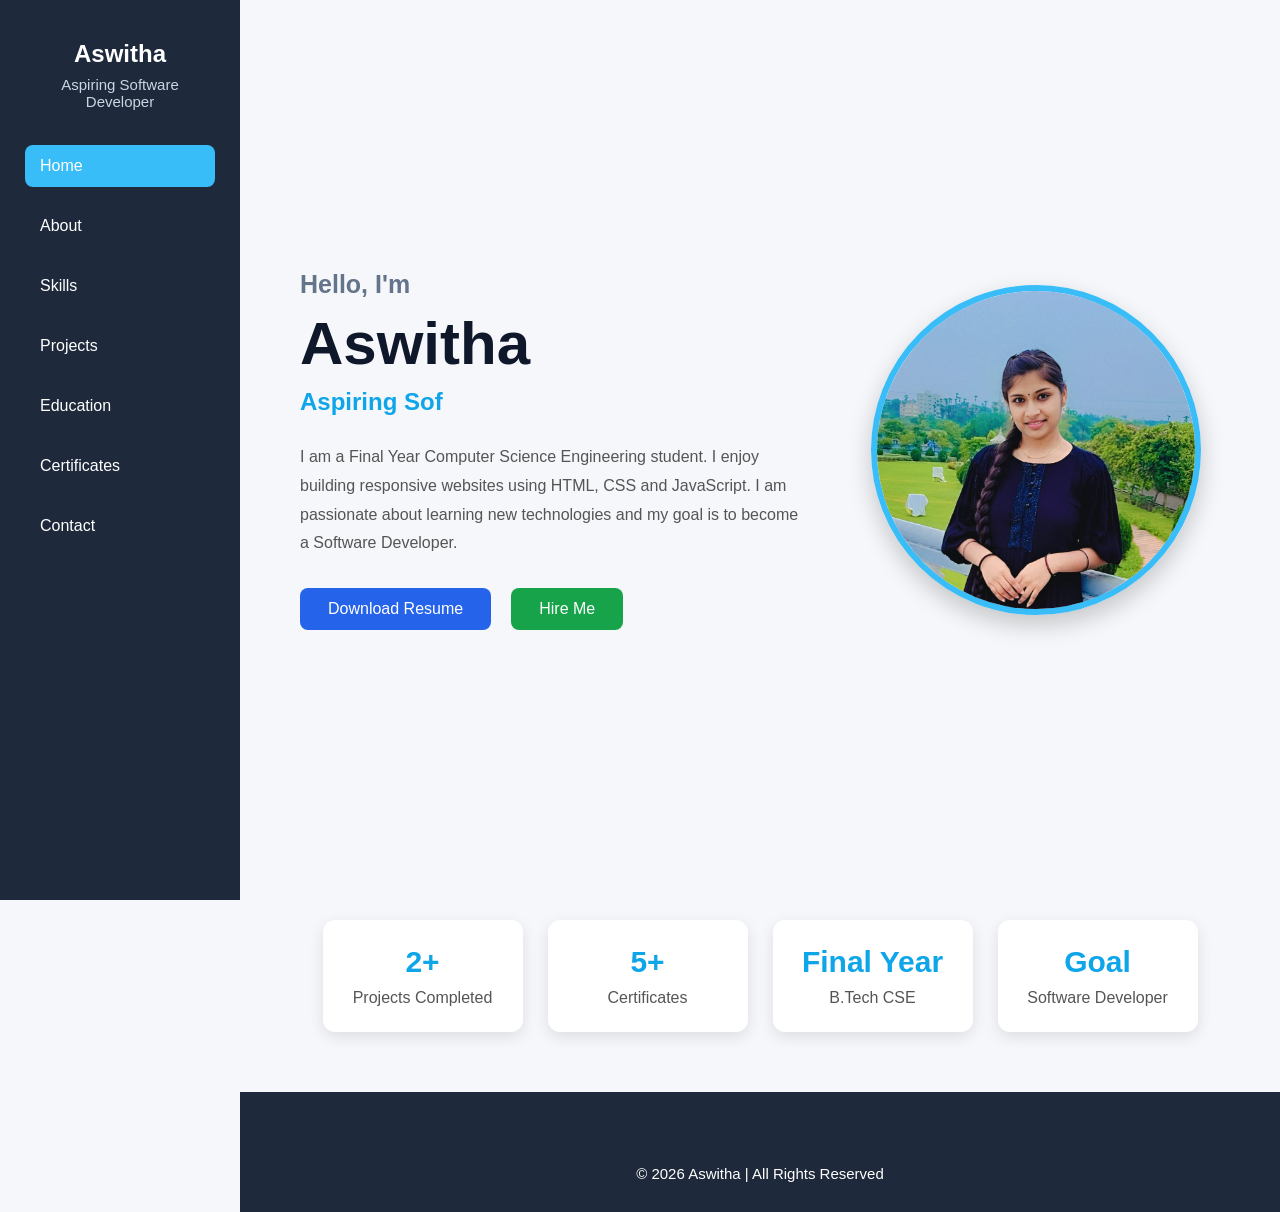
<file: index.html>
<!DOCTYPE html>
<html lang="en">

<head>

    <meta charset="UTF-8">
    <meta name="viewport" content="width=device-width, initial-scale=1.0">

    <title>Aswitha | Portfolio</title>

    <link rel="stylesheet" href="index.css">

</head>

<body>

    <!-- ================= Sidebar Starts ================= -->

    <div class="sidebar">

        <div class="profile">

            <h2>Aswitha</h2>

            <p>Aspiring Software Developer</p>

        </div>

        <ul>

            <li>
                <a href="index.html" class="active">
                    <i class="fa-solid fa-house"></i> Home
                </a>
            </li>

            <li>
                <a href="about.html">
                    <i class="fa-solid fa-user"></i> About
                </a>
            </li>

            <li>
                <a href="skills.html">
                    <i class="fa-solid fa-code"></i> Skills
                </a>
            </li>

            <li>
                <a href="projects.html">
                    <i class="fa-solid fa-folder-open"></i> Projects
                </a>
            </li>

            <li>
                <a href="education.html">
                    <i class="fa-solid fa-graduation-cap"></i> Education
                </a>
            </li>

            <li>
                <a href="certificates.html">
                    <i class="fa-solid fa-award"></i> Certificates
                </a>
            </li>

            <li>
                <a href="contact.html">
                    <i class="fa-solid fa-phone"></i> Contact
                </a>
            </li>

        </ul>

    </div>

    <!-- ================= Sidebar Ends ================= -->


    <!-- ================= Hero Section Starts ================= -->

    <section class="hero">

        <div class="hero-text">

            <h3>Hello, I'm</h3>

            <h1>Aswitha</h1>

            <h2 id="typing"></h2>

            <p>

                I am a Final Year Computer Science Engineering student.

                I enjoy building responsive websites using HTML, CSS and
                JavaScript.

                I am passionate about learning new technologies and my goal
                is to become a Software Developer.

            </p>

            <div class="buttons">

                <a href="Resume.pdf.pdf" class="btn resume-btn">
                    Download Resume
                </a>

                <a href="contact.html" class="btn hire-btn">
                    Hire Me
                </a>

            </div>

        </div>

        <div class="hero-image">

            <img src="profile.jpg.jpeg" alt="Aswitha">

        </div>

    </section>

    <!-- ================= Hero Section Ends ================= -->


    <!-- ================= Cards Section Starts ================= -->

    <section class="cards">

        <div class="card">

            <h2>2+</h2>

            <p>Projects Completed</p>

        </div>

        <div class="card">

            <h2>5+</h2>

            <p>Certificates</p>

        </div>

        <div class="card">

            <h2>Final Year</h2>

            <p>B.Tech CSE</p>

        </div>

        <div class="card">

            <h2>Goal</h2>

            <p>Software Developer</p>

        </div>

    </section>
<!-- ================= Footer Starts ================= -->

    <footer>

        <div class="social-icons">

            <a href="#" title="GitHub">
                <i class="fa-brands fa-github"></i>
            </a>

            <a href="#" title="LinkedIn">
                <i class="fa-brands fa-linkedin"></i>
            </a>

            <a href="#" title="Instagram">
                <i class="fa-brands fa-instagram"></i>
            </a>

            <a href="#" title="Email">
                <i class="fa-solid fa-envelope"></i>
            </a>

        </div>

        <p>
            © 2026 Aswitha | All Rights Reserved
        </p>

    </footer>

    <!-- ================= Footer Ends ================= -->


    <!-- JavaScript -->
    <script src="script.js"></script>

</body>
</html>
</file>
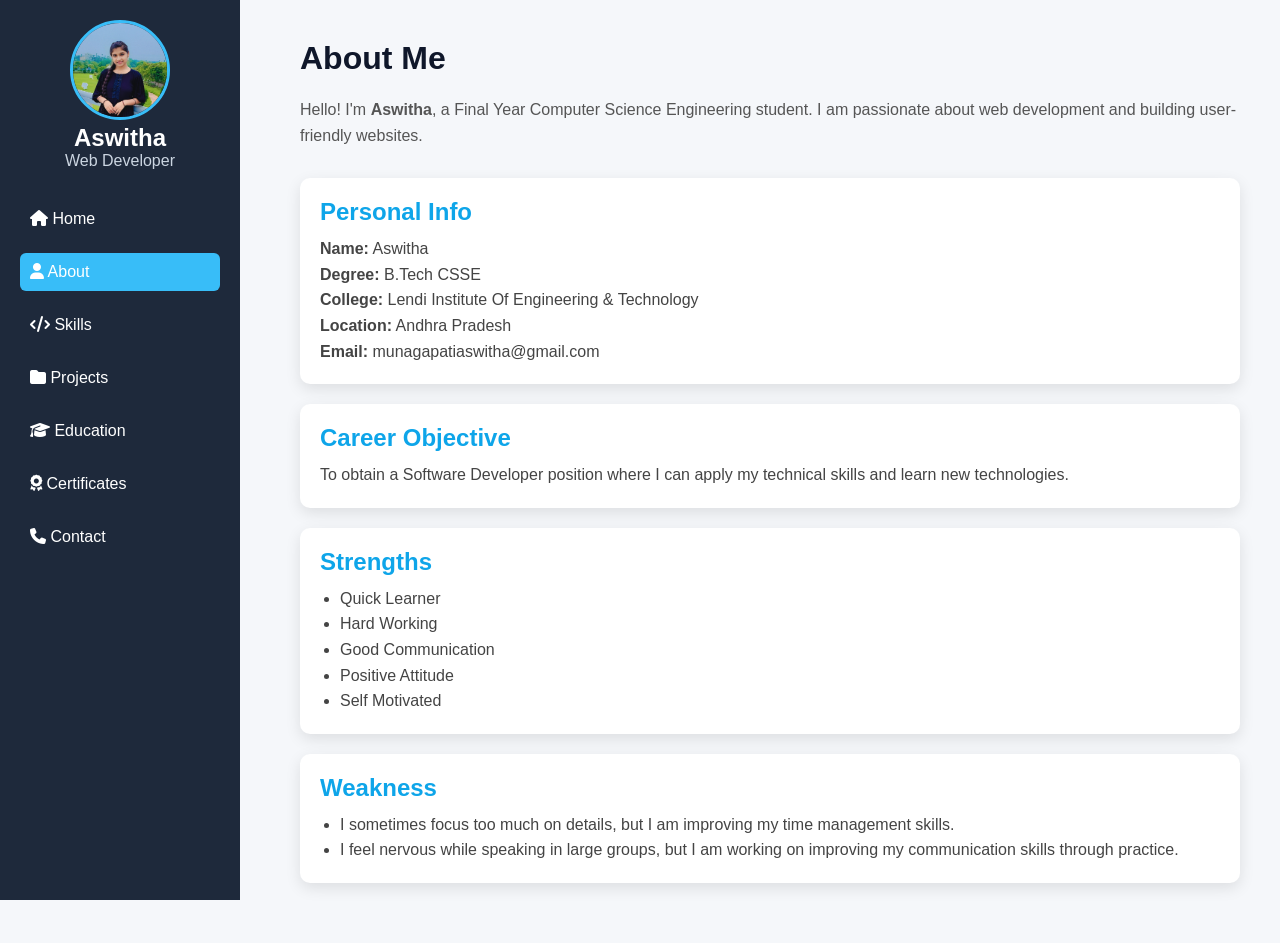
<file: about.html>
<!DOCTYPE html>
<html lang="en">

<head>
    <meta charset="UTF-8">
    <meta name="viewport" content="width=device-width, initial-scale=1.0">
    <title>About | Aswitha</title>

    <link rel="stylesheet" href="about.css">

    <!-- Icons -->
    <link rel="stylesheet"
        href="https://cdnjs.cloudflare.com/ajax/libs/font-awesome/6.5.2/css/all.min.css">
</head>

<body>

    <!-- Sidebar -->
    <div class="sidebar">

        <div class="profile">
            <img src="profile.jpg.jpeg" alt="Profile">
            <h2>Aswitha</h2>
            <p>Web Developer</p>
        </div>

        <ul>
            <li><a href="index.html"><i class="fa-solid fa-house"></i> Home</a></li>
            <li><a href="about.html" class="active"><i class="fa-solid fa-user"></i> About</a></li>
            <li><a href="skills.html"><i class="fa-solid fa-code"></i> Skills</a></li>
            <li><a href="projects.html"><i class="fa-solid fa-folder"></i> Projects</a></li>
            <li><a href="education.html"><i class="fa-solid fa-graduation-cap"></i> Education</a></li>
            <li><a href="certificates.html"><i class="fa-solid fa-award"></i> Certificates</a></li>
            <li><a href="contact.html"><i class="fa-solid fa-phone"></i> Contact</a></li>
        </ul>

    </div>

    <!-- Main Content -->
    <div class="main">

        <h1>About Me</h1>

        <p class="intro">
            Hello! I'm <b>Aswitha</b>, a Final Year Computer Science Engineering student.
            I am passionate about web development and building user-friendly websites.
        </p>

        <div class="card">

            <h2>Personal Info</h2>

            <p><b>Name:</b> Aswitha</p>
            <p><b>Degree:</b> B.Tech CSSE</p>
            <p><b>College:</b> Lendi Institute Of Engineering & Technology</p>
            <p><b>Location:</b> Andhra Pradesh</p>
            <p><b>Email:</b> munagapatiaswitha@gmail.com</p>

        </div>

        <div class="card">

            <h2>Career Objective</h2>

            <p>
                To obtain a Software Developer position where I can apply my
                technical skills and learn new technologies.
            </p>

        </div>

        <div class="card">

            <h2>Strengths</h2>

            <ul>
                <li>Quick Learner</li>
                <li>Hard Working</li>
                <li>Good Communication</li>
                <li>Positive Attitude</li>
                <li>Self Motivated</li>

            </ul>

        </div>

        <div class="card">

            <h2>Weakness</h2>

            <ul>
                <li>I sometimes focus too much on details, but I am improving my time management skills.</li>
                <li>I feel nervous while speaking in large groups, but I am working on improving my communication skills through practice.</li>
            </ul>

        </div>

    </div>

</body>
</html>
</file>
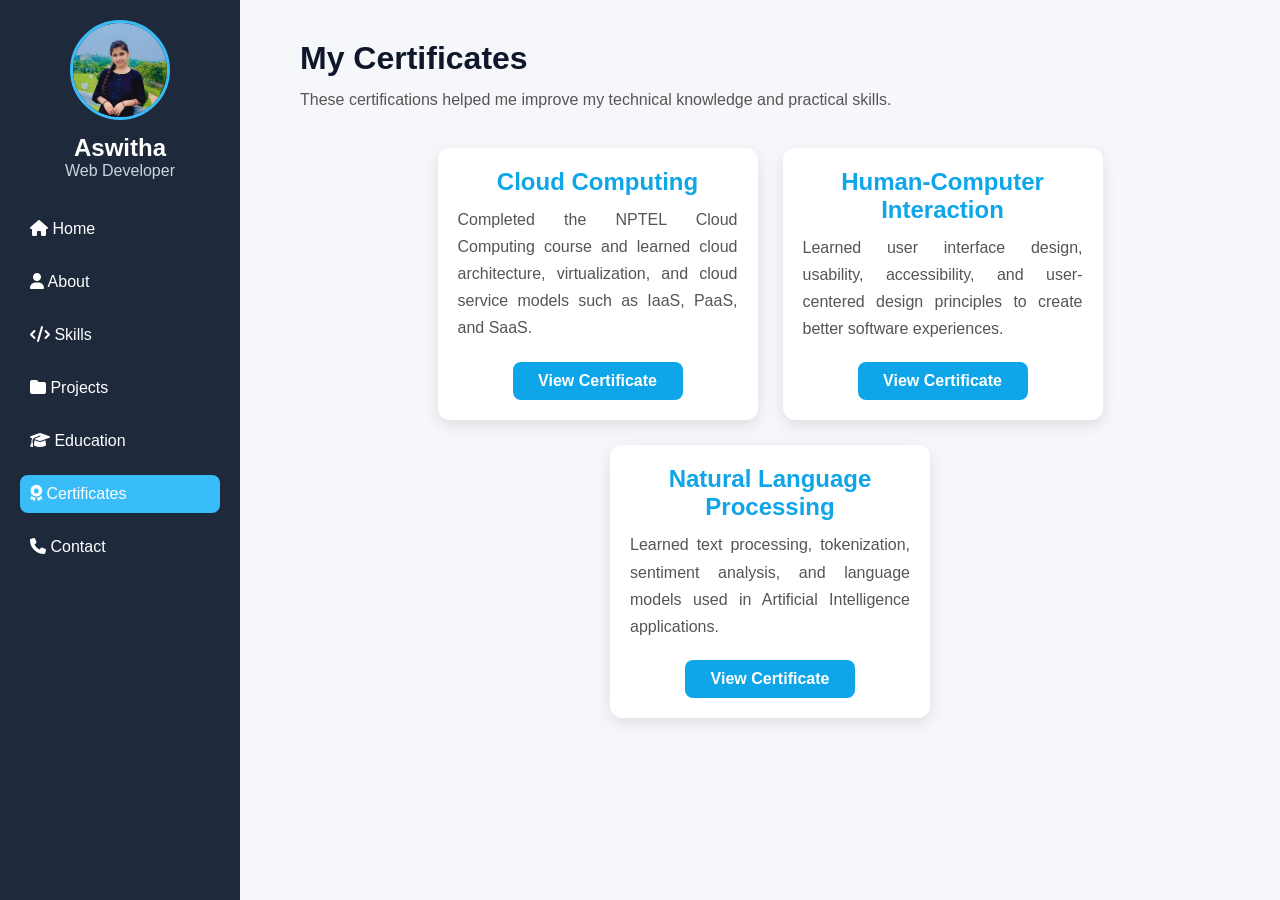
<file: certificates.html>
<!DOCTYPE html>
<html lang="en">

<head>

    <meta charset="UTF-8">
    <meta name="viewport" content="width=device-width, initial-scale=1.0">

    <title>Certificates | Aswitha</title>

    <link rel="stylesheet" href="certificates.css">

    <!-- Font Awesome -->
    <link rel="stylesheet"
    href="https://cdnjs.cloudflare.com/ajax/libs/font-awesome/6.5.2/css/all.min.css">

</head>

<body>

    <!-- ================= Sidebar ================= -->

    <div class="sidebar">

        <div class="profile">

            <img src="profile.jpg.jpeg" alt="Profile">

            <h2>Aswitha</h2>

            <p>Web Developer</p>

        </div>

        <ul>

            <li><a href="index.html"><i class="fa-solid fa-house"></i> Home</a></li>

            <li><a href="about.html"><i class="fa-solid fa-user"></i> About</a></li>

            <li><a href="skills.html"><i class="fa-solid fa-code"></i> Skills</a></li>

            <li><a href="projects.html"><i class="fa-solid fa-folder"></i> Projects</a></li>

            <li><a href="education.html"><i class="fa-solid fa-graduation-cap"></i> Education</a></li>

            <li><a href="certificates.html" class="active"><i class="fa-solid fa-award"></i> Certificates</a></li>

            <li><a href="contact.html"><i class="fa-solid fa-phone"></i> Contact</a></li>

        </ul>

    </div>

    <!-- ================= Main Content ================= -->

    <div class="main">

        <h1>My Certificates</h1>

        <p class="intro">
            These certifications helped me improve my technical knowledge and practical skills.
        </p>

        <div class="certificate-container">

            <!-- Certificate 1 -->

            <div class="certificate-card">

               
                <h2>Cloud Computing</h2>

                <p>
                    Completed the NPTEL Cloud Computing course and learned cloud architecture,
                    virtualization, and cloud service models such as IaaS, PaaS, and SaaS.
                </p>

                <a href="cloud.pdf.pdf" target="_blank" class="btn">
                    View Certificate
                </a>

            </div>

            <!-- Certificate 2 -->

            <div class="certificate-card">

                <h2>Human-Computer Interaction</h2>

                <p>
                    Learned user interface design, usability, accessibility, and
                    user-centered design principles to create better software experiences.
                </p>

                <a href="hci.pdf.pdf" target="_blank" class="btn">
                    View Certificate
                </a>

            </div>

            <!-- Certificate 3 -->

            <div class="certificate-card">


                <h2>Natural Language Processing</h2>

                <p>
                    Learned text processing, tokenization, sentiment analysis,
                    and language models used in Artificial Intelligence applications.
                </p>

                <a href="nlp.pdf.pdf" target="_blank" class="btn">
                    View Certificate
                </a>

            </div>

        </div>

    </div>

</body>

</html>
</file>
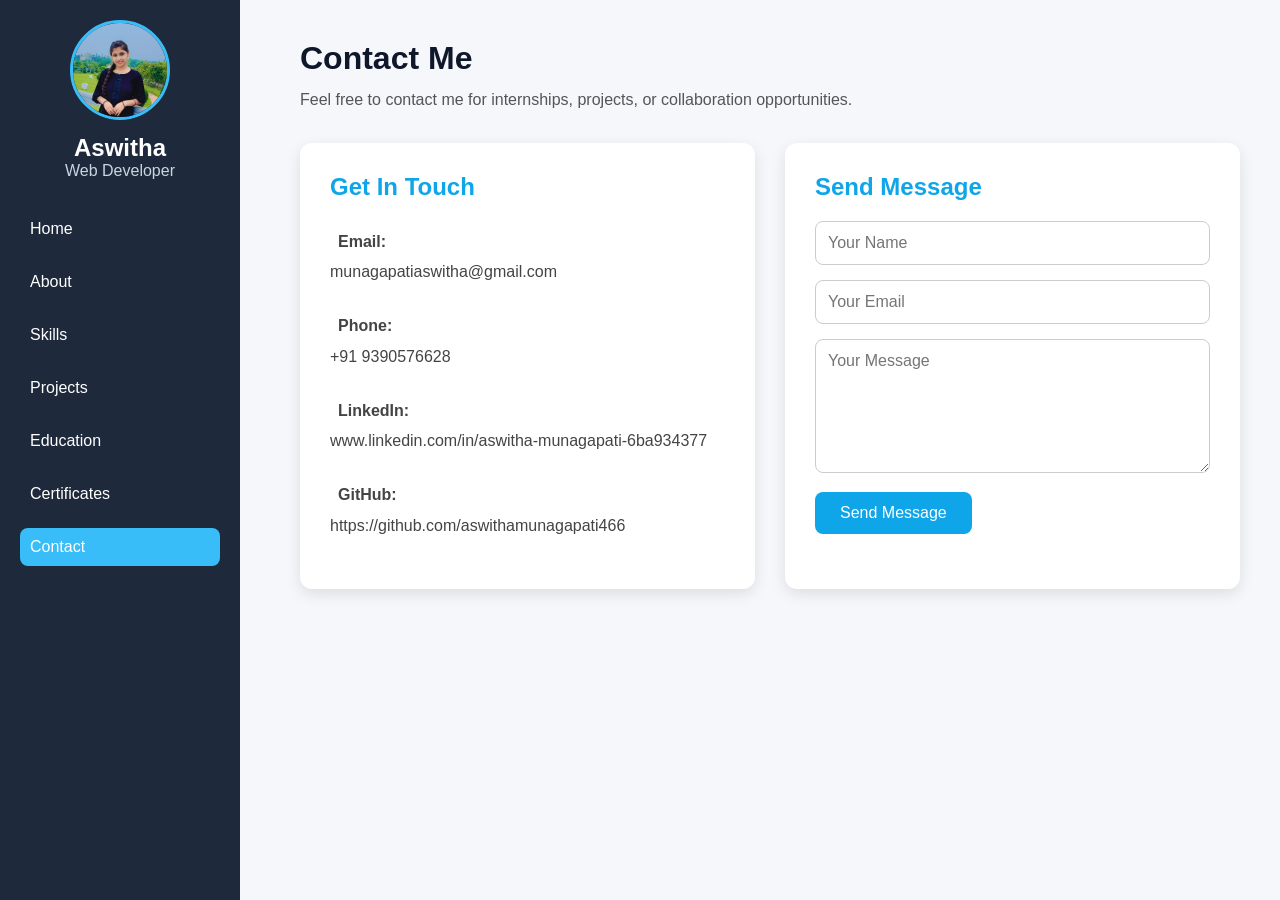
<file: contact.html>
<!DOCTYPE html>
<html lang="en">

<head>

    <meta charset="UTF-8">

    <meta name="viewport" content="width=device-width, initial-scale=1.0">

    <title>Contact | Aswitha</title>

    <link rel="stylesheet" href="contact.css">

</head>

<body>

<!-- ================= Sidebar ================= -->

<div class="sidebar">

    <div class="profile">

        <img src="profile.jpg.jpeg" alt="Profile">

        <h2>Aswitha</h2>

        <p>Web Developer</p>

    </div>

    <ul>

        <li><a href="index.html"><i class="fa-solid fa-house"></i> Home</a></li>

        <li><a href="about.html"><i class="fa-solid fa-user"></i> About</a></li>

        <li><a href="skills.html"><i class="fa-solid fa-code"></i> Skills</a></li>

        <li><a href="projects.html"><i class="fa-solid fa-folder"></i> Projects</a></li>

        <li><a href="education.html"><i class="fa-solid fa-graduation-cap"></i> Education</a></li>

        <li><a href="certificates.html"><i class="fa-solid fa-award"></i> Certificates</a></li>

        <li><a href="contact.html" class="active"><i class="fa-solid fa-phone"></i> Contact</a></li>

    </ul>

</div>

<!-- ================= Main ================= -->

<div class="main">

    <h1>Contact Me</h1>

    <p class="intro">
        Feel free to contact me for internships, projects, or collaboration opportunities.
    </p>

    <div class="contact-container">

        <!-- Left Side -->

        <div class="contact-info">

            <h2>Get In Touch</h2>

            <p>
                <i class="fa-solid fa-envelope"></i>
                <strong>Email:</strong><br>
                munagapatiaswitha@gmail.com
            </p>

            <p>
                <i class="fa-solid fa-phone"></i>
                <strong>Phone:</strong><br>
                +91 9390576628
            </p>

            <p>
                <i class="fa-brands fa-linkedin"></i>
                <strong>LinkedIn:</strong><br>
                www.linkedin.com/in/aswitha-munagapati-6ba934377</p>

            <p>
                <i class="fa-brands fa-github"></i>
                <strong>GitHub:</strong><br>
                https://github.com/aswithamunagapati466
            </p>

        </div>

        <!-- Right Side -->

        <div class="contact-form">

            <h2>Send Message</h2>

            <form>
                 
                <form action="https://formsubmit.co/yourgmail@gmail.com" method="POST">

                <input type="text" placeholder="Your Name" required>

                <input type="email" placeholder="Your Email" required>

                <textarea rows="6" placeholder="Your Message"></textarea>

                <button type="submit">Send Message</button>

            </form>

        </div>

    </div>

</div>

</body>

</html>
</file>
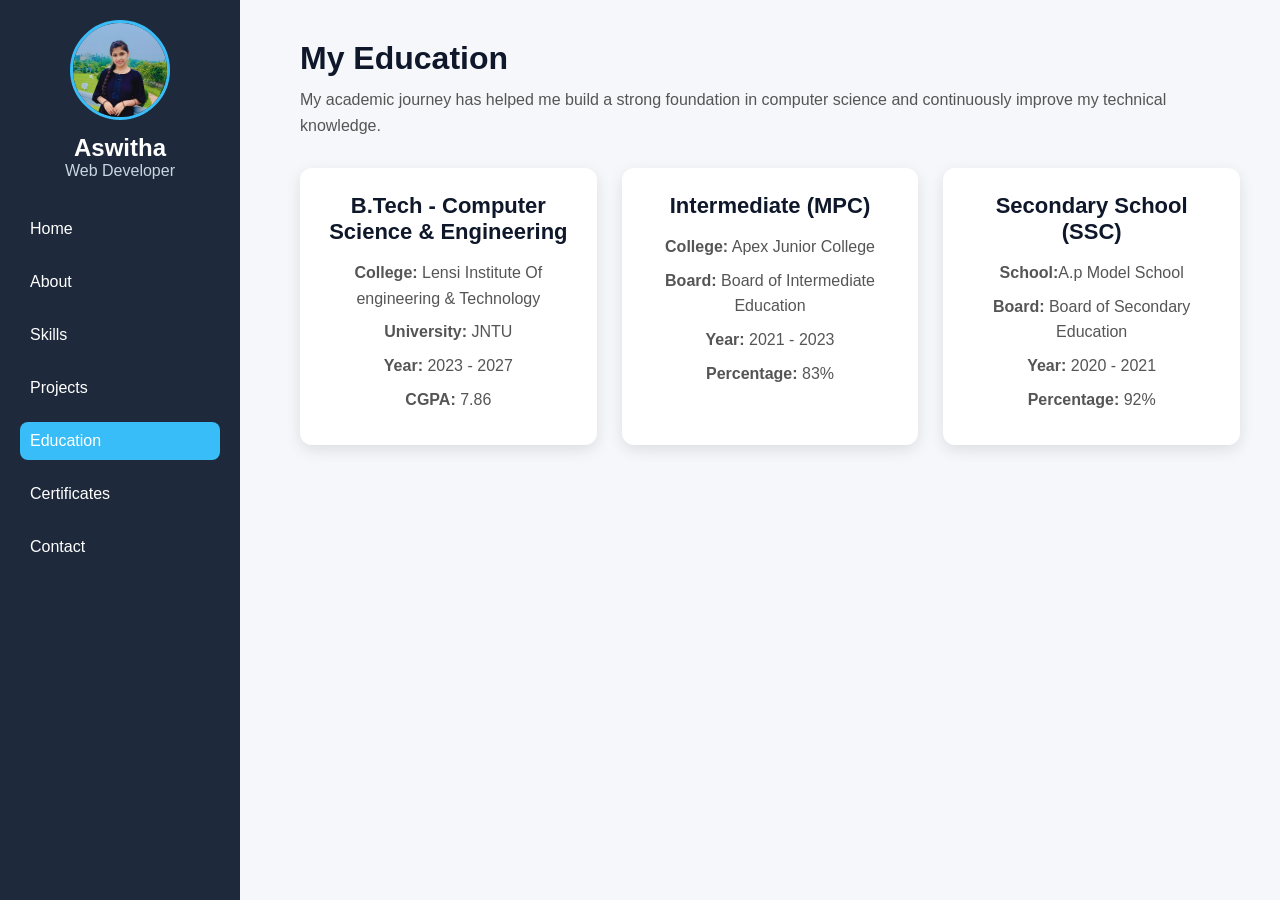
<file: education.html>
<!DOCTYPE html>
<html lang="en">

<head>

    <meta charset="UTF-8">

    <meta name="viewport" content="width=device-width, initial-scale=1.0">

    <title>Education | Aswitha</title>

    <link rel="stylesheet" href="education.css">

</head>

<body>

    <!-- Sidebar -->

    <div class="sidebar">

        <div class="profile">

            <img src="profile.jpg.jpeg" alt="Profile">

            <h2>Aswitha</h2>

            <p>Web Developer</p>

        </div>

        <ul>

            <li><a href="index.html"><i class="fa-solid fa-house"></i> Home</a></li>

            <li><a href="about.html"><i class="fa-solid fa-user"></i> About</a></li>

            <li><a href="skills.html"><i class="fa-solid fa-code"></i> Skills</a></li>

            <li><a href="projects.html"><i class="fa-solid fa-folder"></i> Projects</a></li>

            <li><a href="education.html" class="active"><i class="fa-solid fa-graduation-cap"></i> Education</a></li>

            <li><a href="certificates.html"><i class="fa-solid fa-award"></i> Certificates</a></li>

            <li><a href="contact.html"><i class="fa-solid fa-phone"></i> Contact</a></li>

        </ul>

    </div>

    <!-- Main -->

    <div class="main">

        <h1>My Education</h1>

        <p class="intro">
            My academic journey has helped me build a strong foundation in computer science and continuously improve my technical knowledge.
        </p>

        <div class="education-container">

            <!-- B.Tech Card -->

            <div class="card">

                <i class="fa-solid fa-user-graduate icon"></i>

                <h2>B.Tech - Computer Science & Engineering</h2>

                <p><b>College:</b> Lensi Institute Of engineering & Technology</p>

                <p><b>University:</b> JNTU</p>

                <p><b>Year:</b> 2023 - 2027</p>

                <p><b>CGPA:</b> 7.86</p>

            </div>

            <!-- Intermediate Card -->

            <div class="card">

                <i class="fa-solid fa-school icon"></i>

                <h2>Intermediate (MPC)</h2>

                <p><b>College:</b> Apex Junior College</p>

                <p><b>Board:</b> Board of Intermediate Education</p>

                <p><b>Year:</b> 2021 - 2023</p>

                <p><b>Percentage:</b> 83%</p>

            </div>


            <!-- SSC Card -->

            <div class="card">

                <i class="fa-solid fa-book-open icon"></i>

                <h2>Secondary School (SSC)</h2>

                <p><b>School:</b>A.p Model School</p>

                <p><b>Board:</b> Board of Secondary Education</p>

                <p><b>Year:</b> 2020 - 2021</p>

                <p><b>Percentage:</b> 92%</p>

            </div>

        </div>

    </div>

</body>

</html>
</file>
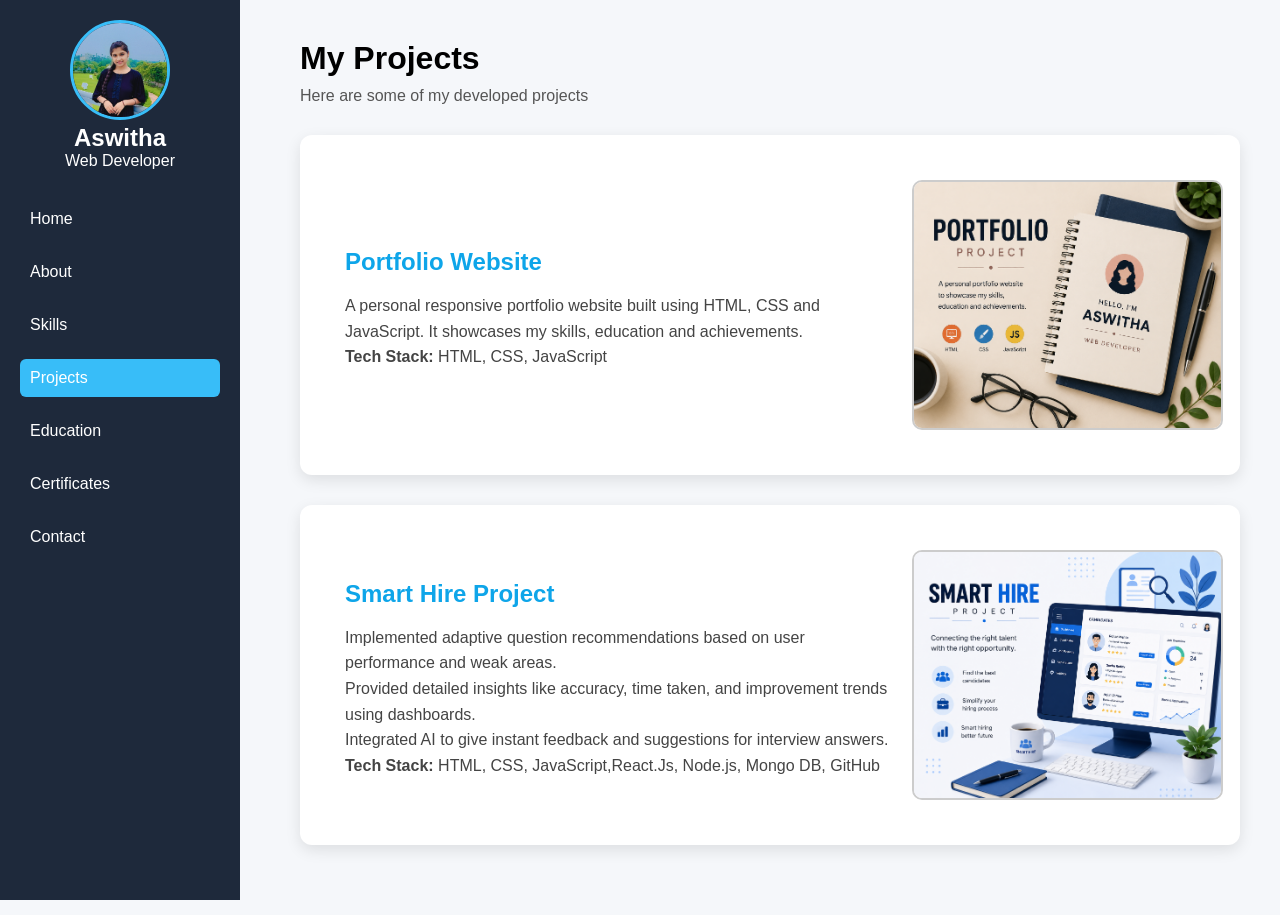
<file: projects.html>
<!DOCTYPE html>
<html lang="en">

<head>
    <meta charset="UTF-8">
    <meta name="viewport" content="width=device-width, initial-scale=1.0">
    <title>Projects | Aswitha</title>

    <link rel="stylesheet" href="projects.css">
</head>

<body>

<!-- Sidebar -->
<div class="sidebar">

    <div class="profile">
        <img src="profile.jpg.jpeg">
        <h2>Aswitha</h2>
        <p>Web Developer</p>
    </div>

    <ul>
        <li><a href="index.html"><i class="fa-solid fa-house"></i> Home</a></li>
        <li><a href="about.html"><i class="fa-solid fa-user"></i> About</a></li>
        <li><a href="skills.html"><i class="fa-solid fa-code"></i> Skills</a></li>
        <li><a href="projects.html" class="active"><i class="fa-solid fa-folder"></i> Projects</a></li>
        <li><a href="education.html"><i class="fa-solid fa-graduation-cap"></i> Education</a></li>
        <li><a href="certificates.html"><i class="fa-solid fa-award"></i> Certificates</a></li>
        <li><a href="contact.html"><i class="fa-solid fa-phone"></i> Contact</a></li>
    </ul>

</div>


<!-- Main -->
<div class="main">

    <h1>My Projects</h1>
    <p class="intro">Here are some of my developed projects</p>

    <!-- Project Card 1 -->
    <div class="project-card">

        <div class="project-text">

            <h2>Portfolio Website</h2>

            <p>
                A personal responsive portfolio website built using HTML, CSS and JavaScript.
                It showcases my skills, education and achievements.
            </p>

            <p><b>Tech Stack:</b> HTML, CSS, JavaScript</p>

        </div>

        <div class="project-img">

            <img src="portfolio.png.png" alt="Project Image">

        </div>

    </div>


    <!-- Project Card 2 -->
    <div class="project-card">

        <div class="project-text">

            <h2>Smart Hire Project</h2>

            <p>
                 Implemented adaptive question recommendations based on user performance and weak areas.<br>
                 Provided detailed insights like accuracy, time taken, and improvement trends using dashboards.<br>
                 Integrated AI to give instant feedback and suggestions for interview answers.<br>  
            </p>

            <p><b>Tech Stack:</b> HTML, CSS, JavaScript,React.Js, Node.js, Mongo DB, GitHub</p>

        </div>

        <div class="project-img">

            <img src="smarthire.png.png" alt="Project Image">

        </div>

    </div>

</div>

</body>
</html>
</file>
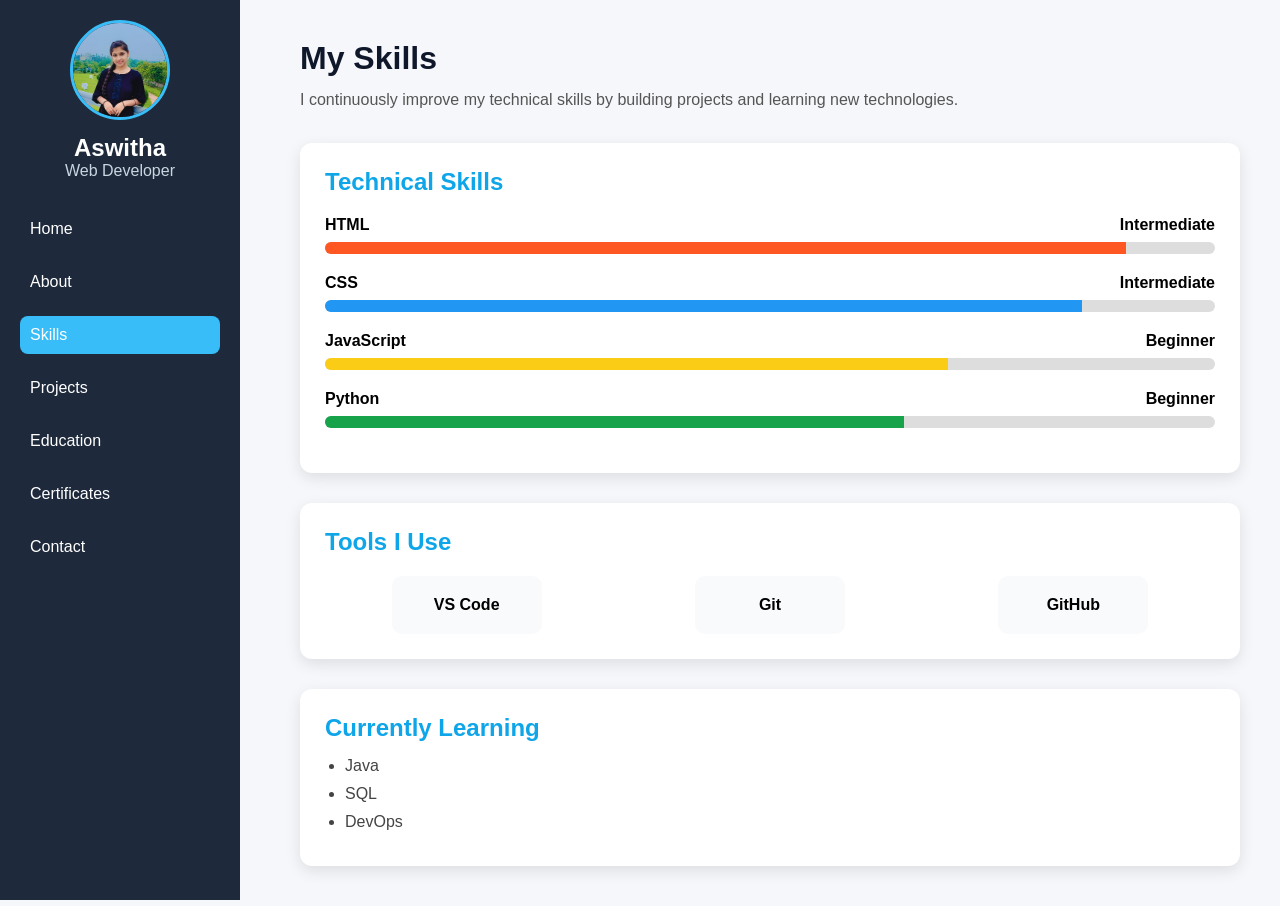
<file: skills.html>
<!DOCTYPE html>
<html lang="en">

<head>

    <meta charset="UTF-8">
    <meta name="viewport" content="width=device-width, initial-scale=1.0">

    <title>Skills | Aswitha</title>

    <link rel="stylesheet" href="skills.css">

        </head>

<body>

    <!-- Sidebar -->

    <div class="sidebar">

        <div class="profile">

            <img src="profile.jpg.jpeg" alt="Profile">

            <h2>Aswitha</h2>

            <p>Web Developer</p>

        </div>

        <ul>

            <li><a href="index.html"><i class="fa-solid fa-house"></i> Home</a></li>

            <li><a href="about.html"><i class="fa-solid fa-user"></i> About</a></li>

            <li><a href="skills.html" class="active"><i class="fa-solid fa-code"></i> Skills</a></li>

            <li><a href="projects.html"><i class="fa-solid fa-folder"></i> Projects</a></li>

            <li><a href="education.html"><i class="fa-solid fa-graduation-cap"></i> Education</a></li>

            <li><a href="certificates.html"><i class="fa-solid fa-award"></i> Certificates</a></li>

            <li><a href="contact.html"><i class="fa-solid fa-phone"></i> Contact</a></li>

        </ul>

    </div>

    <!-- Main Content -->

    <div class="main">

        <h1>My Skills</h1>

        <p class="intro">
            I continuously improve my technical skills by building projects and learning new technologies.
        </p>

        <!-- Technical Skills -->

        <div class="skill-card">

            <h2>Technical Skills</h2>

            <div class="skill">

                <div class="skill-name">

                    <span>HTML</span>

                    <span>Intermediate</span>

                </div>

                <div class="progress">

                    <div class="html"></div>

                </div>

            </div>

            <div class="skill">

                <div class="skill-name">

                    <span>CSS</span>

                    <span>Intermediate</span>

                </div>

                <div class="progress">

                    <div class="css"></div>

                </div>

            </div>

            <div class="skill">

                <div class="skill-name">

                    <span>JavaScript</span>

                    <span>Beginner</span>

                </div>

                <div class="progress">

                    <div class="js"></div>

                </div>

            </div>

            <div class="skill">

                <div class="skill-name">

                    <span>Python</span>

                    <span>Beginner</span>

                </div>

                <div class="progress">

                    <div class="python"></div>

                </div>

            </div>

        </div>

        <!-- Tools -->

        <div class="tools">

            <h2>Tools I Use</h2>

            <div class="tool-box">

                <div class="tool">

                    <i class="fa-solid fa-code"></i>

                    <p>VS Code</p>

                </div>

                <div class="tool">

                    <i class="fa-brands fa-git-alt"></i>

                    <p>Git</p>

                </div>

                <div class="tool">

                    <i class="fa-brands fa-github"></i>

                    <p>GitHub</p>

                </div>

            </div>

        </div>

        <!-- Currently Learning -->

        <div class="learning">

            <h2>Currently Learning</h2>

            <ul>

                <li>Java</li>

                <li>SQL</li>

                <li>DevOps</li>

            </ul>

        </div>

    </div>

</body>

</html>
</file>
<file: index.css>
/* ===================================
   RESET
=================================== */

*{
    margin:0;
    padding:0;
    box-sizing:border-box;
    font-family:Arial, Helvetica, sans-serif;
}

html{
    scroll-behavior:smooth;
}

body{
    background:#f5f7fa;
    color:#333;
}


/* ===================================
   SIDEBAR
=================================== */

.sidebar{

    position:fixed;

    left:0;

    top:0;

    width:240px;

    height:100vh;

    background:#1e293b;

    padding:25px;

}


/* Profile */

.profile{

    text-align:center;

    margin-bottom:35px;

}

.profile img{

    width:130px;

    height:130px;

    border-radius:50%;

    object-fit:cover;

    border:4px solid #38bdf8;

}

.profile h2{

    color:white;

    margin-top:15px;

}

.profile p{

    color:#cbd5e1;

    font-size:15px;

    margin-top:8px;

}


/* Sidebar Menu */

.sidebar ul{

    list-style:none;

}

.sidebar ul li{

    margin:18px 0;

}

.sidebar ul li a{

    display:block;

    color:white;

    text-decoration:none;

    padding:12px 15px;

    border-radius:8px;

    transition:0.3s;

}

.sidebar ul li a i{

    width:25px;

}

.sidebar ul li a:hover{

    background:#38bdf8;

}

.active{

    background:#38bdf8;

}


/* ===================================
   HERO SECTION
=================================== */

.hero{

    margin-left:240px;

    min-height:100vh;

    display:flex;

    justify-content:space-between;

    align-items:center;

    padding:60px;

}


/* Left Side */

.hero-text{

    width:55%;

}

.hero-text h3{

    color:#64748b;

    margin-bottom:10px;

    font-size:25px;

}

.hero-text h1{

    font-size:60px;

    color:#0f172a;

    margin-bottom:10px;

}

.hero-text h2{

    color:#0ea5e9;

    margin-bottom:20px;

    height:35px;

}

.hero-text p{

    line-height:1.8;

    color:#555;

    margin-bottom:30px;

}


/* Buttons */

.buttons{

    display:flex;

    gap:20px;

}

.btn{

    text-decoration:none;

    color:white;

    padding:12px 28px;

    border-radius:8px;

    transition:0.3s;

}

.resume-btn{

    background:#2563eb;

}

.resume-btn:hover{

    background:#1d4ed8;

}

.hire-btn{

    background:#16a34a;

}

.hire-btn:hover{

    background:#15803d;

}


/* Right Side */

.hero-image{

    width:40%;

    display:flex;

    justify-content:center;

}

.hero-image img{

    width:330px;

    height:330px;

    object-fit:cover;

    border-radius:50%;

    border:6px solid #38bdf8;

    box-shadow:0 10px 25px rgba(0,0,0,0.2);

}

/* ===================================
   CARDS SECTION
=================================== */

.cards{

    margin-left:240px;

    display:flex;

    justify-content:center;

    gap:25px;

    flex-wrap:wrap;

    padding:20px 50px 60px;

}

.card{

    width:200px;

    background:#ffffff;

    padding:25px;

    text-align:center;

    border-radius:12px;

    box-shadow:0 5px 15px rgba(0,0,0,0.1);

    transition:0.3s;

}

.card:hover{

    transform:translateY(-8px);

}

.card h2{

    color:#0ea5e9;

    font-size:30px;

    margin-bottom:10px;

}

.card p{

    color:#555;

    font-size:16px;

}


/* ===================================
   FOOTER
=================================== */

footer{

    margin-left:240px;

    text-align:center;

    padding:30px;

    background:#1e293b;

    color:white;

}

.social-icons{

    margin-bottom:15px;

}

.social-icons a{

    color:white;

    font-size:24px;

    margin:0 12px;

    transition:0.3s;

}

.social-icons a:hover{

    color:#38bdf8;

}

footer p{

    font-size:15px;

}


/* ===================================
   RESPONSIVE DESIGN
=================================== */

@media (max-width:768px){

    .sidebar{

        position:relative;

        width:100%;

        height:auto;

    }

    .hero{

        margin-left:0;

        flex-direction:column-reverse;

        text-align:center;

        padding:40px 20px;

    }

    .hero-text{

        width:100%;

    }

    .hero-text h1{

        font-size:40px;

    }

    .hero-image{

        width:100%;

        margin-bottom:30px;

    }

    .hero-image img{

        width:220px;

        height:220px;

    }

    .buttons{

        justify-content:center;

        flex-wrap:wrap;

    }

    .cards{

        margin-left:0;

        padding:30px 20px;

    }

    footer{

        margin-left:0;

    }
 .hero-image img{
    width:300px;
    height:300px;
    border-radius:50%;
    object-fit:cover;
}

}
</file>
<file: about.css>
*{
    margin:0;
    padding:0;
    box-sizing:border-box;
    font-family:Arial;
}

body{
    display:flex;
    background:#f5f7fa;
}

/* Sidebar */
.sidebar{
    width:240px;
    height:100vh;
    background:#1e293b;
    color:white;
    position:fixed;
    padding:20px;
}

.profile{
    text-align:center;
    margin-bottom:30px;
}

.profile img{
    width:100px;
    height:100px;
    border-radius:50%;
    border:3px solid #38bdf8;
}

.profile p{
    color:#cbd5e1;
}

.sidebar ul{
    list-style:none;
}

.sidebar ul li{
    margin:15px 0;
}

.sidebar ul li a{
    text-decoration:none;
    color:white;
    display:block;
    padding:10px;
    border-radius:6px;
}

.sidebar ul li a:hover,
.sidebar ul li a.active{
    background:#38bdf8;
}

/* Main */
.main{
    margin-left:260px;
    padding:40px;
}

.main h1{
    margin-bottom:20px;
    color:#0f172a;
}

/* Intro */
.intro{
    margin-bottom:30px;
    color:#555;
    line-height:1.6;
}

/* Cards */
.card{
    background:white;
    padding:20px;
    margin-bottom:20px;
    border-radius:10px;
    box-shadow:0 5px 15px rgba(0,0,0,0.1);
}

.card h2{
    margin-bottom:10px;
    color:#0ea5e9;
}

.card p, .card li{
    color:#444;
    line-height:1.6;
}

.card ul{
    padding-left:20px;
}
</file>
<file: certificates.css>
/* ==========================
   Reset
========================== */

*{
    margin:0;
    padding:0;
    box-sizing:border-box;
    font-family:Arial, sans-serif;
}

body{
    display:flex;
    background:#f5f7fa;
}

/* ==========================
   Sidebar
========================== */

.sidebar{
    width:240px;
    height:100vh;
    background:#1e293b;
    color:white;
    position:fixed;
    padding:20px;
}

.profile{
    text-align:center;
    margin-bottom:30px;
}

.profile img{
    width:100px;
    height:100px;
    border-radius:50%;
    border:3px solid #38bdf8;
    object-fit:cover;
}

.profile h2{
    margin-top:10px;
}

.profile p{
    color:#cbd5e1;
}

.sidebar ul{
    list-style:none;
    margin-top:20px;
}

.sidebar ul li{
    margin:15px 0;
}

.sidebar ul li a{
    display:block;
    text-decoration:none;
    color:white;
    padding:10px;
    border-radius:8px;
    transition:0.3s;
}

.sidebar ul li a:hover,
.sidebar ul li a.active{
    background:#38bdf8;
}

/* ==========================
   Main Section
========================== */

.main{
    margin-left:260px;
    width:100%;
    padding:40px;
}

.main h1{
    color:#0f172a;
    margin-bottom:10px;
}

.intro{
    color:#555;
    margin-bottom:35px;
    line-height:1.6;
}

/* ==========================
   Certificate Cards
========================== */

.certificate-container{

    display:flex;

    flex-wrap:wrap;

    gap:25px;

    justify-content:center;

}

.certificate-card{

    width:320px;

    background:white;

    border-radius:12px;

    overflow:hidden;

    box-shadow:0 5px 15px rgba(0,0,0,0.1);

    transition:0.3s;

}

.certificate-card:hover{

    transform:translateY(-8px);

    box-shadow:0 10px 20px rgba(0,0,0,0.2);

}

.certificate-card img{

    width:100%;

    height:200px;

    object-fit:cover;

}

.certificate-card h2{

    color:#0ea5e9;

    text-align:center;

    margin:20px 15px 10px;

}

.certificate-card p{

    color:#555;

    padding:0 20px;

    text-align:justify;

    line-height:1.7;

}

/* ==========================
   Button
========================== */

.btn{

    display:block;

    width:170px;

    margin:20px auto;

    padding:10px;

    text-align:center;

    text-decoration:none;

    background:#0ea5e9;

    color:white;

    border-radius:8px;

    transition:0.3s;

    font-weight:bold;

}

.btn:hover{

    background:#0284c7;

}

/* ==========================
   Responsive
========================== */

@media(max-width:768px){

    .sidebar{

        position:relative;

        width:100%;

        height:auto;

    }

    .main{

        margin-left:0;

        padding:20px;

    }

    .certificate-container{

        flex-direction:column;

        align-items:center;

    }

}
</file>
<file: contact.css>
/* ==========================
   Reset
========================== */

*{
    margin:0;
    padding:0;
    box-sizing:border-box;
    font-family:Arial, sans-serif;
}

body{
    display:flex;
    background:#f5f7fa;
}

/* ==========================
   Sidebar
========================== */

.sidebar{
    width:240px;
    height:100vh;
    background:#1e293b;
    color:white;
    position:fixed;
    padding:20px;
}

.profile{
    text-align:center;
    margin-bottom:30px;
}

.profile img{
    width:100px;
    height:100px;
    border-radius:50%;
    border:3px solid #38bdf8;
    object-fit:cover;
}

.profile h2{
    margin-top:10px;
}

.profile p{
    color:#cbd5e1;
}

.sidebar ul{
    list-style:none;
    margin-top:20px;
}

.sidebar ul li{
    margin:15px 0;
}

.sidebar ul li a{
    display:block;
    text-decoration:none;
    color:white;
    padding:10px;
    border-radius:8px;
    transition:0.3s;
}

.sidebar ul li a:hover,
.sidebar ul li a.active{
    background:#38bdf8;
}

/* ==========================
   Main Section
========================== */

.main{
    margin-left:260px;
    width:100%;
    padding:40px;
}

.main h1{
    color:#0f172a;
    margin-bottom:10px;
}

.intro{
    color:#555;
    margin-bottom:30px;
    line-height:1.6;
}

/* ==========================
   Contact Layout
========================== */

.contact-container{

    display:flex;

    justify-content:space-between;

    gap:30px;

    flex-wrap:wrap;

}

/* ==========================
   Contact Info
========================== */

.contact-info{

    flex:1;

    min-width:300px;

    background:white;

    padding:30px;

    border-radius:12px;

    box-shadow:0 5px 15px rgba(0,0,0,0.1);

}

.contact-info h2{

    color:#0ea5e9;

    margin-bottom:20px;

}

.contact-info p{

    margin-bottom:20px;

    color:#444;

    line-height:1.7;

}

.contact-info i{

    color:#0ea5e9;

    font-size:22px;

    margin-right:8px;

}

/* ==========================
   Contact Form
========================== */

.contact-form{

    flex:1;

    min-width:320px;

    background:white;

    padding:30px;

    border-radius:12px;

    box-shadow:0 5px 15px rgba(0,0,0,0.1);

}

.contact-form h2{

    color:#0ea5e9;

    margin-bottom:20px;

}

.contact-form input,
.contact-form textarea{

    width:100%;

    padding:12px;

    margin-bottom:15px;

    border:1px solid #ccc;

    border-radius:8px;

    font-size:16px;

    outline:none;

}

.contact-form input:focus,
.contact-form textarea:focus{

    border-color:#0ea5e9;

}

.contact-form button{

    background:#0ea5e9;

    color:white;

    border:none;

    padding:12px 25px;

    border-radius:8px;

    cursor:pointer;

    font-size:16px;

    transition:0.3s;

}

.contact-form button:hover{

    background:#0284c7;

}

/* ==========================
   Responsive
========================== */

@media(max-width:768px){

    .sidebar{

        position:relative;

        width:100%;

        height:auto;

    }

    .main{

        margin-left:0;

        padding:20px;

    }

    .contact-container{

        flex-direction:column;

    }

}
</file>
<file: education.css>
/* ==========================
   Reset
========================== */

*{
    margin:0;
    padding:0;
    box-sizing:border-box;
    font-family:Arial, sans-serif;
}

body{
    display:flex;
    background:#f5f7fa;
}

/* ==========================
   Sidebar
========================== */

.sidebar{
    width:240px;
    height:100vh;
    background:#1e293b;
    color:white;
    position:fixed;
    padding:20px;
}

.profile{
    text-align:center;
    margin-bottom:30px;
}

.profile img{
    width:100px;
    height:100px;
    border-radius:50%;
    border:3px solid #38bdf8;
    object-fit:cover;
}

.profile h2{
    margin-top:10px;
}

.profile p{
    color:#cbd5e1;
}

.sidebar ul{
    list-style:none;
    margin-top:20px;
}

.sidebar ul li{
    margin:15px 0;
}

.sidebar ul li a{
    display:block;
    text-decoration:none;
    color:white;
    padding:10px;
    border-radius:8px;
    transition:0.3s;
}

.sidebar ul li a:hover,
.sidebar ul li a.active{
    background:#38bdf8;
}

/* ==========================
   Main
========================== */

.main{
    margin-left:260px;
    padding:40px;
    width:100%;
}

.main h1{
    color:#0f172a;
    margin-bottom:10px;
}

.intro{
    color:#555;
    margin-bottom:30px;
    line-height:1.6;
}

/* ==========================
   Education Cards
========================== */

.education-container{
    display:grid;
    grid-template-columns:repeat(auto-fit,minmax(280px,1fr));
    gap:25px;
}

.card{
    background:white;
    padding:25px;
    border-radius:12px;
    text-align:center;
    box-shadow:0 5px 15px rgba(0,0,0,0.1);
    transition:0.3s;
}

.card:hover{
    transform:translateY(-8px);
}

.icon{
    font-size:45px;
    color:#0ea5e9;
    margin-bottom:15px;
}

.card h2{
    color:#0f172a;
    margin-bottom:15px;
    font-size:22px;
}

.card p{
    margin:8px 0;
    color:#555;
    line-height:1.6;
}

/* ==========================
   Responsive
========================== */

@media(max-width:768px){

    .sidebar{
        position:relative;
        width:100%;
        height:auto;
    }

    .main{
        margin-left:0;
        padding:20px;
    }

    .education-container{
        grid-template-columns:1fr;
    }

}
</file>
<file: projects.css>
*{
    margin:0;
    padding:0;
    box-sizing:border-box;
    font-family:Arial;
}

body{
    display:flex;
    background:#f5f7fa;
}

/* Sidebar */
.sidebar{
    width:240px;
    height:100vh;
    background:#1e293b;
    position:fixed;
    color:white;
    padding:20px;
}

.profile{
    text-align:center;
    margin-bottom:30px;
}

.profile img{
    width:100px;
    height:100px;
    border-radius:50%;
    border:3px solid #38bdf8;
}

.sidebar ul{
    list-style:none;
}

.sidebar ul li{
    margin:15px 0;
}

.sidebar ul li a{
    text-decoration:none;
    color:white;
    display:block;
    padding:10px;
    border-radius:6px;
}

.sidebar ul li a:hover,
.sidebar ul li a.active{
    background:#38bdf8;
}

/* Main */
.main{
    margin-left:260px;
    padding:40px;
}

.main h1{
    margin-bottom:10px;
}

.intro{
    margin-bottom:30px;
    color:#555;
}

/* Project Card (NEW DESIGN) */
.project-card{

    display:flex;

    justify-content:space-between;

    align-items:center;

    background:white;

    margin-bottom:30px;
  
    line-height:1.8;

    padding:45px;

    border-radius:12px;

    box-shadow:0 5px 15px rgba(0,0,0,0.1);

    transition:0.3s;

}

.project-card:hover{
    transform:translateY(-6px);
}

/* Left text */
.project-text{
    width:65%;
}

.project-text h2{
    color:#0ea5e9;
    margin-bottom:10px;
}

.project-text p{
    color:#444;
    line-height:1.6;
}

/* Right image */
.project-img{
    width:30%;
    display:flex;
    justify-content:center;
}

.project-img img{
    width:320px;
    height:250px;
    object-fit:cover;
    border-radius:10px;
    border:2px solid #ccc;
}
</file>
<file: skills.css>
/* Reset */

*{
    margin:0;
    padding:0;
    box-sizing:border-box;
    font-family:Arial, sans-serif;
}

body{
    display:flex;
    background:#f5f7fa;
}

/* ================= Sidebar ================= */

.sidebar{
    width:240px;
    height:100vh;
    background:#1e293b;
    color:white;
    position:fixed;
    padding:20px;
}

.profile{
    text-align:center;
    margin-bottom:30px;
}

.profile img{
    width:100px;
    height:100px;
    border-radius:50%;
    border:3px solid #38bdf8;
    object-fit:cover;
}

.profile h2{
    margin-top:10px;
}

.profile p{
    color:#cbd5e1;
}

.sidebar ul{
    list-style:none;
    margin-top:20px;
}

.sidebar ul li{
    margin:15px 0;
}

.sidebar ul li a{
    text-decoration:none;
    color:white;
    display:block;
    padding:10px;
    border-radius:8px;
    transition:0.3s;
}

.sidebar ul li a:hover,
.sidebar ul li a.active{
    background:#38bdf8;
}

/* ================= Main ================= */

.main{
    margin-left:260px;
    padding:40px;
    width:100%;
}

.main h1{
    color:#0f172a;
    margin-bottom:10px;
}

.intro{
    color:#555;
    margin-bottom:30px;
    line-height:1.6;
}

/* ================= Skill Card ================= */

.skill-card{
    background:white;
    padding:25px;
    border-radius:12px;
    box-shadow:0 5px 15px rgba(0,0,0,0.1);
    margin-bottom:30px;
}

.skill-card h2{
    margin-bottom:20px;
    color:#0ea5e9;
}

.skill{
    margin-bottom:20px;
}

.skill-name{
    display:flex;
    justify-content:space-between;
    margin-bottom:8px;
    font-weight:bold;
}

.progress{
    width:100%;
    height:12px;
    background:#ddd;
    border-radius:20px;
    overflow:hidden;
}

/* Progress Bars */

.html{
    width:90%;
    height:100%;
    background:#ff5722;
}

.css{
    width:85%;
    height:100%;
    background:#2196f3;
}

.js{
    width:70%;
    height:100%;
    background:#facc15;
}

.python{
    width:65%;
    height:100%;
    background:#16a34a;
}

/* ================= Tools ================= */

.tools{
    background:white;
    padding:25px;
    border-radius:12px;
    box-shadow:0 5px 15px rgba(0,0,0,0.1);
    margin-bottom:30px;
}

.tools h2{
    color:#0ea5e9;
    margin-bottom:20px;
}

.tool-box{
    display:flex;
    justify-content:space-around;
    flex-wrap:wrap;
    gap:20px;
}

.tool{
    width:150px;
    text-align:center;
    background:#f8fafc;
    padding:20px;
    border-radius:10px;
    transition:0.3s;
}

.tool:hover{
    transform:translateY(-8px);
}

.tool i{
    font-size:40px;
    color:red;
    margin-bottom:10px;
}

.tool p{
    font-weight:bold;
}

/* ================= Learning ================= */

.learning{
    background:white;
    padding:25px;
    border-radius:12px;
    box-shadow:0 5px 15px rgba(0,0,0,0.1);
}

.learning h2{
    color:#0ea5e9;
    margin-bottom:15px;
}

.learning ul{
    padding-left:20px;
}

.learning li{
    margin-bottom:10px;
    color:#444;
}
</file>
